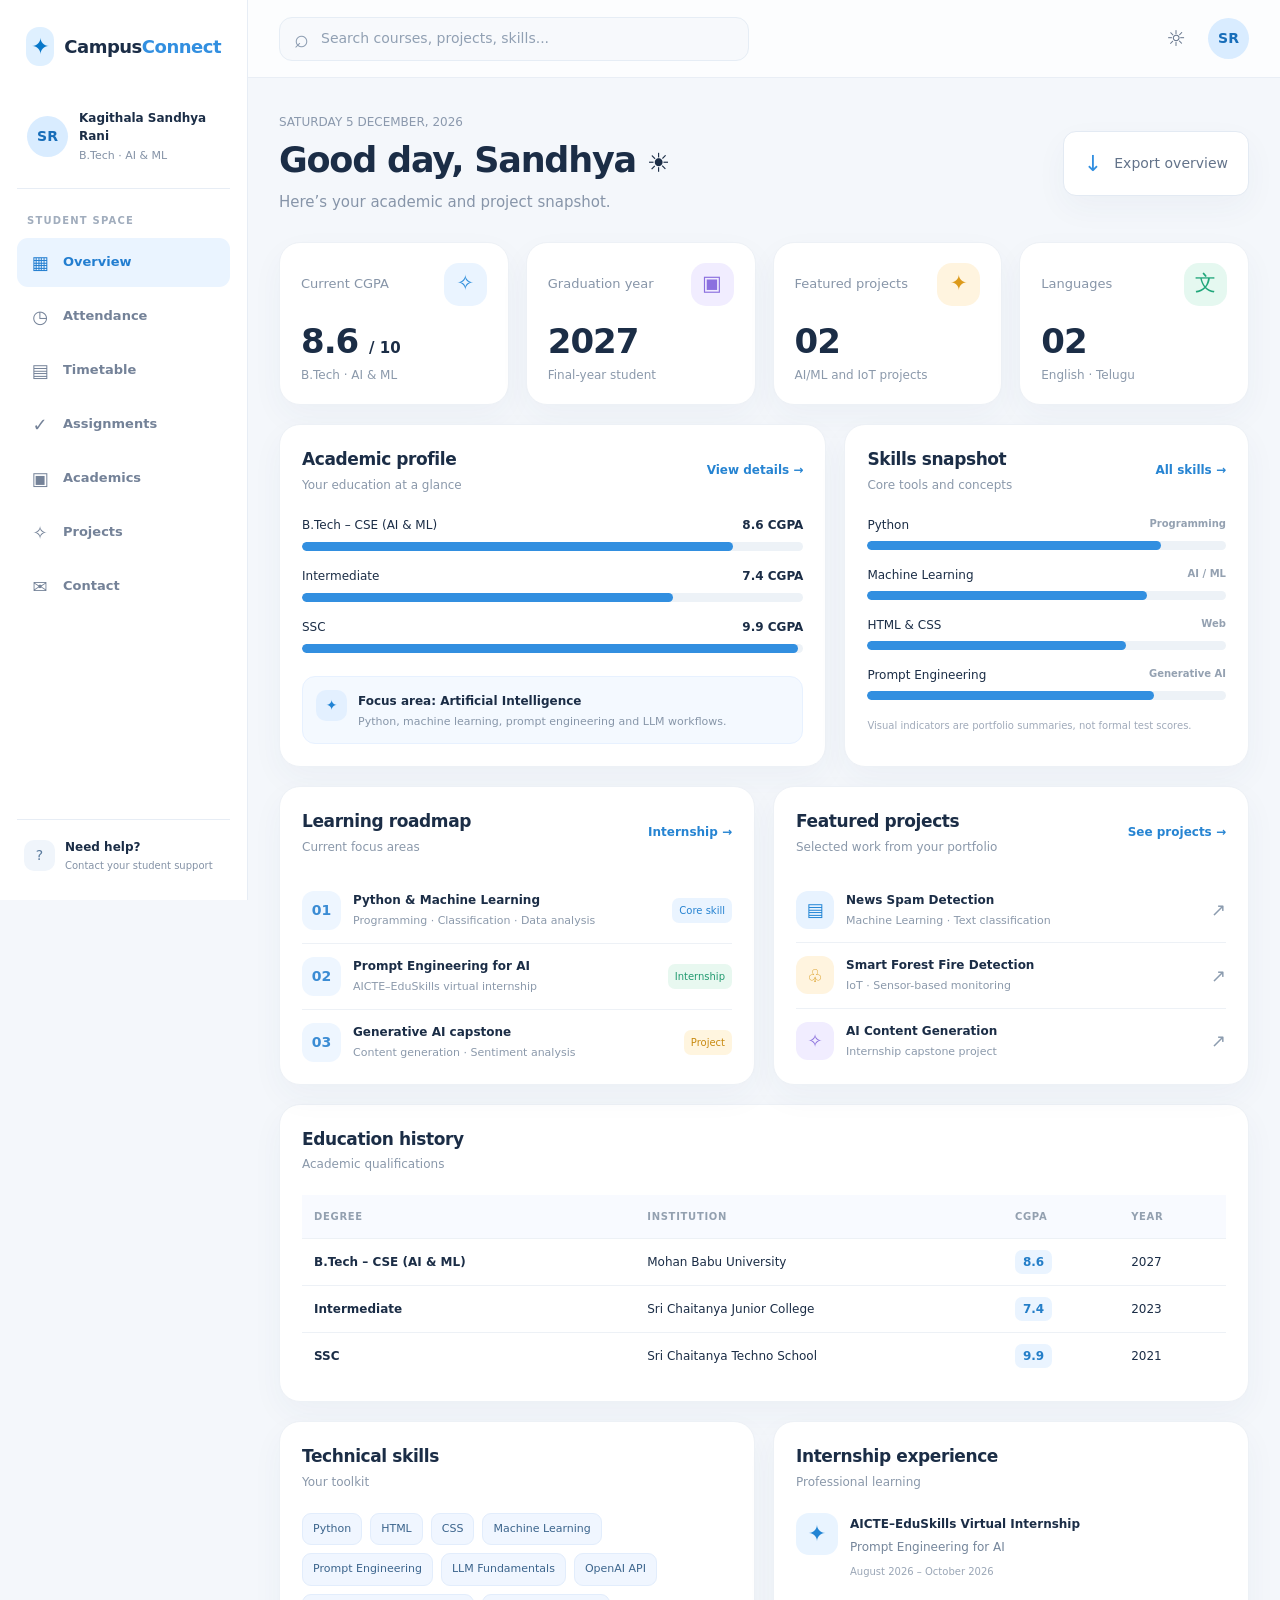
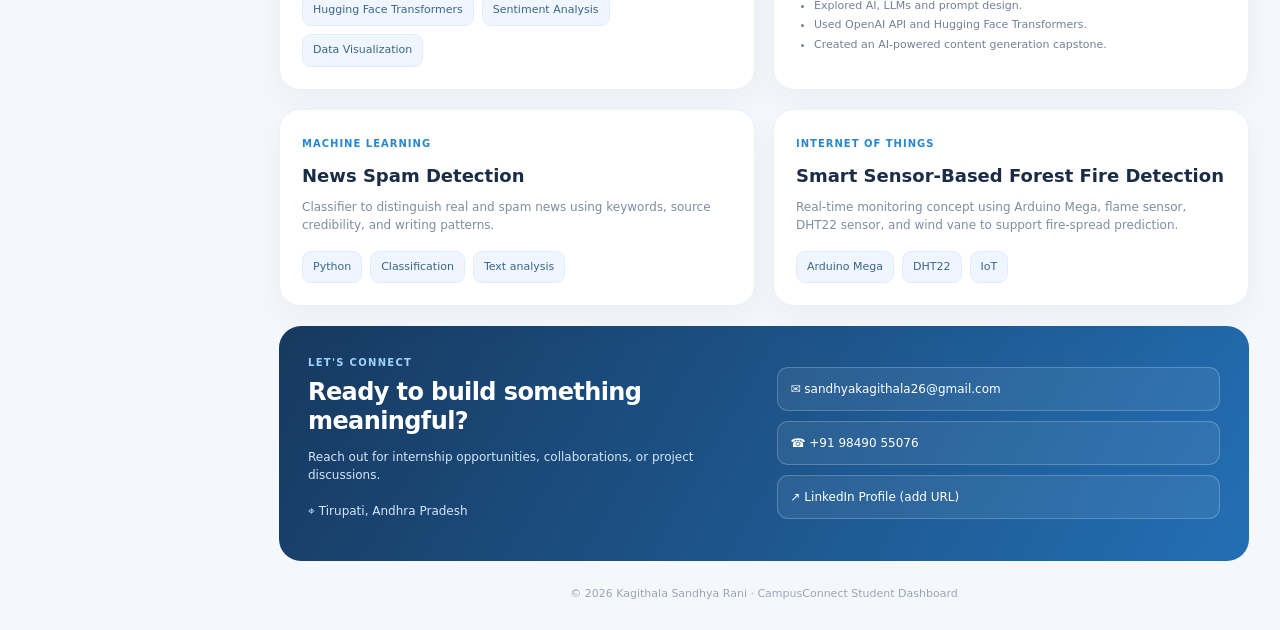
<file: index.html>
<!DOCTYPE html>
<html lang="en">
<head>
  <meta charset="UTF-8">
  <meta name="viewport" content="width=device-width, initial-scale=1.0">
  <meta name="theme-color" content="#f4f7fb">
  <title>CampusConnect | Sandhya Rani</title>
  <link rel="stylesheet" href="style.css">
</head>
<body>
  <div class="app-shell">
    <aside class="sidebar" id="sidebar">
      <a class="brand" href="#overview"><span class="brand-mark">✦</span><span>Campus<span class="brand-blue">Connect</span></span></a>
      <div class="student-mini">
        <div class="avatar small">SR</div>
        <div><strong>Kagithala Sandhya Rani</strong><small>B.Tech · AI & ML</small></div>
      </div>
      <p class="nav-label">STUDENT SPACE</p>
      <nav class="side-nav">
        <a class="active" href="#overview"><span>▦</span> Overview</a>
        <a href="#attendance"><span>◷</span> Attendance</a>
        <a href="#timetable"><span>▤</span> Timetable</a>
        <a href="#assignments"><span>✓</span> Assignments</a>
        <a href="#education"><span>▣</span> Academics</a>
        <a href="#projects"><span>✧</span> Projects</a>
        <a href="#contact"><span>✉</span> Contact</a>
      </nav>
      <div class="sidebar-bottom"><div class="help-icon">?</div><div><strong>Need help?</strong><small>Contact your student support</small></div></div>
    </aside>

    <main class="main">
      <header class="topbar">
        <button class="icon-btn menu-btn" id="menuBtn" aria-label="Toggle menu">☰</button>
        <label class="search"><span>⌕</span><input id="searchInput" type="search" placeholder="Search courses, projects, skills..."></label>
        <div class="top-actions"><button class="icon-btn" id="themeBtn" aria-label="Toggle theme">☼</button><div class="avatar top-avatar">SR</div></div>
      </header>

      <section class="welcome" id="overview">
        <div>
          <p class="date-line" id="todayDate">YOUR STUDENT OVERVIEW</p>
          <h1>Good day, Sandhya <span class="sun">☀️</span></h1>
          <p class="subheading">Here’s your academic and project snapshot.</p>
        </div>
        <button class="export-btn" id="exportBtn"><span>↓</span> Export overview</button>
      </section>

      <section class="stats-grid" aria-label="Student overview statistics">
        <article class="stat-card"><div class="stat-top"><span>Current CGPA</span><span class="stat-icon blue">✧</span></div><div class="stat-value">8.6 <small>/ 10</small></div><p class="stat-note">B.Tech · AI & ML</p></article>
        <article class="stat-card"><div class="stat-top"><span>Graduation year</span><span class="stat-icon violet">▣</span></div><div class="stat-value">2027</div><p class="stat-note">Final-year student</p></article>
        <article class="stat-card"><div class="stat-top"><span>Featured projects</span><span class="stat-icon gold">✦</span></div><div class="stat-value">02</div><p class="stat-note">AI/ML and IoT projects</p></article>
        <article class="stat-card"><div class="stat-top"><span>Languages</span><span class="stat-icon green">文</span></div><div class="stat-value">02</div><p class="stat-note">English · Telugu</p></article>
      </section>

      <section class="content-grid">
        <article class="panel attendance-panel" id="attendance">
          <div class="panel-heading"><div><h2>Academic profile</h2><p>Your education at a glance</p></div><a href="#education">View details →</a></div>
          <div class="profile-progress">
            <div class="progress-title"><span>B.Tech – CSE (AI & ML)</span><strong>8.6 CGPA</strong></div><div class="progress-track"><span style="width:86%"></span></div>
            <div class="progress-title"><span>Intermediate</span><strong>7.4 CGPA</strong></div><div class="progress-track"><span style="width:74%"></span></div>
            <div class="progress-title"><span>SSC</span><strong>9.9 CGPA</strong></div><div class="progress-track"><span style="width:99%"></span></div>
          </div>
          <div class="notice"><span>✦</span><div><strong>Focus area: Artificial Intelligence</strong><p>Python, machine learning, prompt engineering and LLM workflows.</p></div></div>
        </article>

        <article class="panel skills-panel">
          <div class="panel-heading"><div><h2>Skills snapshot</h2><p>Core tools and concepts</p></div><a href="#skills">All skills →</a></div>
          <div class="skill-bars">
            <div><div class="skill-label"><span>Python</span><strong>Programming</strong></div><div class="progress-track"><span style="width:82%"></span></div></div>
            <div><div class="skill-label"><span>Machine Learning</span><strong>AI / ML</strong></div><div class="progress-track"><span style="width:78%"></span></div></div>
            <div><div class="skill-label"><span>HTML & CSS</span><strong>Web</strong></div><div class="progress-track"><span style="width:72%"></span></div></div>
            <div><div class="skill-label"><span>Prompt Engineering</span><strong>Generative AI</strong></div><div class="progress-track"><span style="width:80%"></span></div></div>
          </div>
          <p class="tiny-note">Visual indicators are portfolio summaries, not formal test scores.</p>
        </article>
      </section>

      <section class="content-grid lower-grid">
        <article class="panel timetable-panel" id="timetable">
          <div class="panel-heading"><div><h2>Learning roadmap</h2><p>Current focus areas</p></div><a href="#internship">Internship →</a></div>
          <div class="roadmap-row"><div class="roadmap-date">01</div><div class="roadmap-detail"><strong>Python & Machine Learning</strong><span>Programming · Classification · Data analysis</span></div><span class="status status-blue">Core skill</span></div>
          <div class="roadmap-row"><div class="roadmap-date">02</div><div class="roadmap-detail"><strong>Prompt Engineering for AI</strong><span>AICTE–EduSkills virtual internship</span></div><span class="status status-green">Internship</span></div>
          <div class="roadmap-row"><div class="roadmap-date">03</div><div class="roadmap-detail"><strong>Generative AI capstone</strong><span>Content generation · Sentiment analysis</span></div><span class="status status-gold">Project</span></div>
        </article>
        <article class="panel" id="assignments">
          <div class="panel-heading"><div><h2>Featured projects</h2><p>Selected work from your portfolio</p></div><a href="#projects">See projects →</a></div>
          <div class="assignment-row"><div class="project-symbol blue-bg">▤</div><div class="assignment-info"><strong>News Spam Detection</strong><span>Machine Learning · Text classification</span></div><span class="arrow">↗</span></div>
          <div class="assignment-row"><div class="project-symbol gold-bg">♧</div><div class="assignment-info"><strong>Smart Forest Fire Detection</strong><span>IoT · Sensor-based monitoring</span></div><span class="arrow">↗</span></div>
          <div class="assignment-row"><div class="project-symbol violet-bg">✧</div><div class="assignment-info"><strong>AI Content Generation</strong><span>Internship capstone project</span></div><span class="arrow">↗</span></div>
        </article>
      </section>

      <section class="panel details-panel" id="education">
        <div class="panel-heading"><div><h2>Education history</h2><p>Academic qualifications</p></div></div>
        <div class="table-wrap"><table><thead><tr><th>DEGREE</th><th>INSTITUTION</th><th>CGPA</th><th>YEAR</th></tr></thead><tbody>
          <tr><td><strong>B.Tech – CSE (AI & ML)</strong></td><td>Mohan Babu University</td><td><span class="grade">8.6</span></td><td>2027</td></tr>
          <tr><td><strong>Intermediate</strong></td><td>Sri Chaitanya Junior College</td><td><span class="grade">7.4</span></td><td>2023</td></tr>
          <tr><td><strong>SSC</strong></td><td>Sri Chaitanya Techno School</td><td><span class="grade">9.9</span></td><td>2021</td></tr>
        </tbody></table></div>
      </section>

      <section class="content-grid lower-grid">
        <article class="panel" id="skills"><div class="panel-heading"><div><h2>Technical skills</h2><p>Your toolkit</p></div></div><div class="chip-list"><span>Python</span><span>HTML</span><span>CSS</span><span>Machine Learning</span><span>Prompt Engineering</span><span>LLM Fundamentals</span><span>OpenAI API</span><span>Hugging Face Transformers</span><span>Sentiment Analysis</span><span>Data Visualization</span></div></article>
        <article class="panel" id="internship"><div class="panel-heading"><div><h2>Internship experience</h2><p>Professional learning</p></div></div><div class="internship-card"><div class="internship-mark">✦</div><div><strong>AICTE–EduSkills Virtual Internship</strong><p>Prompt Engineering for AI</p><small>August 2026 – October 2026</small></div></div><ul class="compact-list"><li>Explored AI, LLMs and prompt design.</li><li>Used OpenAI API and Hugging Face Transformers.</li><li>Created an AI-powered content generation capstone.</li></ul></article>
      </section>

      <section class="content-grid lower-grid" id="projects">
        <article class="panel project-card"><span class="project-label">MACHINE LEARNING</span><h2>News Spam Detection</h2><p>Classifier to distinguish real and spam news using keywords, source credibility, and writing patterns.</p><div class="chip-list"><span>Python</span><span>Classification</span><span>Text analysis</span></div></article>
        <article class="panel project-card"><span class="project-label">INTERNET OF THINGS</span><h2>Smart Sensor-Based Forest Fire Detection</h2><p>Real-time monitoring concept using Arduino Mega, flame sensor, DHT22 sensor, and wind vane to support fire-spread prediction.</p><div class="chip-list"><span>Arduino Mega</span><span>DHT22</span><span>IoT</span></div></article>
      </section>

      <section class="contact-panel" id="contact"><div><p class="eyebrow">LET'S CONNECT</p><h2>Ready to build something meaningful?</h2><p>Reach out for internship opportunities, collaborations, or project discussions.</p><p class="location">⌖ Tirupati, Andhra Pradesh</p></div><div class="contact-links"><a href="mailto:sandhyakagithala26@gmail.com">✉ sandhyakagithala26@gmail.com</a><a href="tel:+919849055076">☎ +91 98490 55076</a><a href="#" id="linkedinLink">↗ LinkedIn Profile (add URL)</a></div></section>
      <footer>© <span id="year"></span> Kagithala Sandhya Rani · CampusConnect Student Dashboard</footer>
    </main>
  </div>
  <div class="toast" id="toast" role="status"></div>
  <script src="script.js"></script>
</body>
</html>
</file>
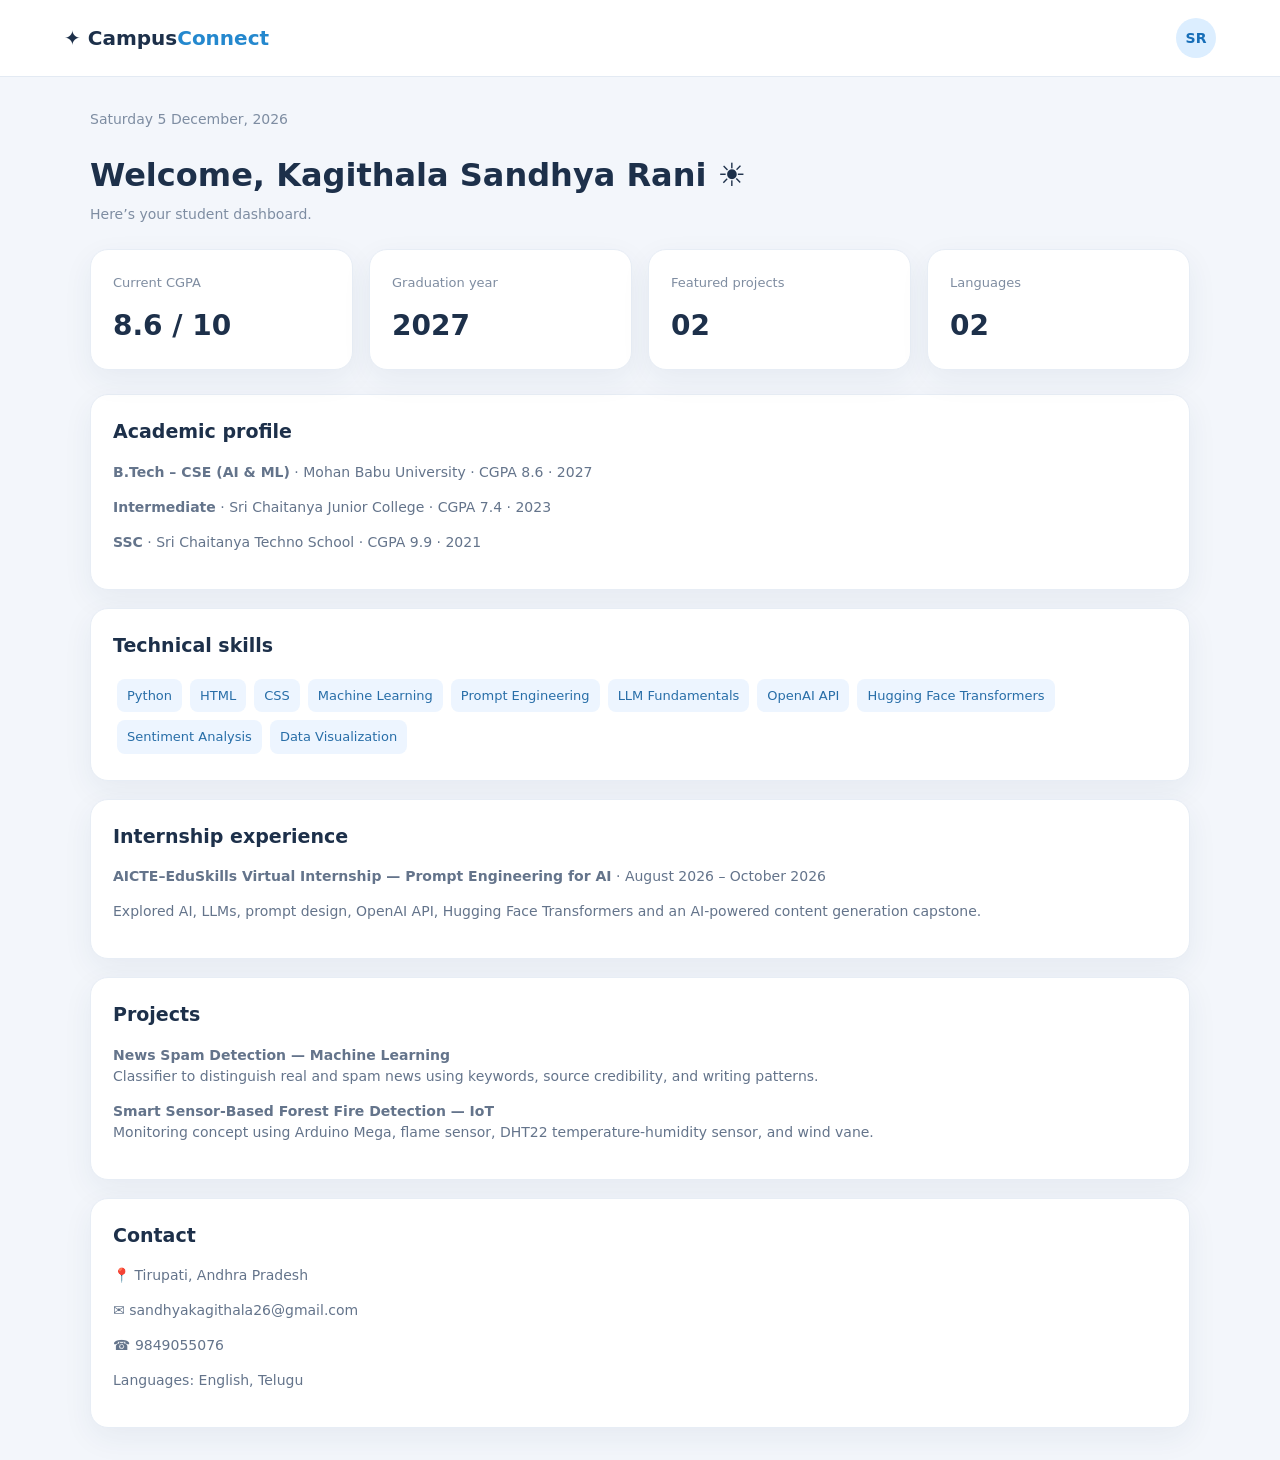
<file: dashboard.html>
<!DOCTYPE html>
<html lang="en">
<head><meta charset="UTF-8"><meta name="viewport" content="width=device-width, initial-scale=1.0"><title>CampusConnect | Sandhya Rani</title><link rel="stylesheet" href="style.css"><style>
body.dash{background:#f3f6fb;color:#1d304a}.dash-header{background:#fff;padding:18px 5%;display:flex;justify-content:space-between;align-items:center;border-bottom:1px solid #e3eaf3}.dash-brand{font-weight:850;font-size:20px}.dash-brand span{color:#2488ce}.profile{background:#dceeff;color:#176eb8;border-radius:50%;width:40px;height:40px;display:grid;place-items:center;font-weight:800}.dash-main{width:min(1100px,92%);margin:32px auto}.dash-main h1{font-size:32px;margin-bottom:5px}.dash-main .muted{color:#7e8da2;margin-top:0}.tiles{display:grid;grid-template-columns:repeat(4,1fr);gap:16px;margin:24px 0}.tile,.box{background:white;border:1px solid #e7edf5;border-radius:18px;padding:22px;box-shadow:0 10px 30px #243f6410}.tile span{color:#7f8da1;font-size:13px}.tile strong{display:block;font-size:28px;margin-top:12px}.box{margin-top:18px}.box h2{font-size:19px;margin-top:0}.box p{color:#64748b}.tag{display:inline-block;background:#edf5ff;color:#286ea8;border-radius:8px;padding:7px 10px;margin:4px;font-size:13px}@media(max-width:700px){.tiles{grid-template-columns:repeat(2,1fr)}.dash-main h1{font-size:27px}.tile,.box{padding:17px}}@media(max-width:380px){.tiles{gap:9px}.tile{padding:12px}.tile strong{font-size:23px}}
</style></head>
<body class="dash">
<header class="dash-header"><div class="dash-brand">✦ Campus<span>Connect</span></div><div class="profile">SR</div></header>
<main class="dash-main"><p class="muted" id="date"></p><h1>Welcome, Kagithala Sandhya Rani ☀️</h1><p class="muted">Here’s your student dashboard.</p>
<div class="tiles"><article class="tile"><span>Current CGPA</span><strong>8.6 / 10</strong></article><article class="tile"><span>Graduation year</span><strong>2027</strong></article><article class="tile"><span>Featured projects</span><strong>02</strong></article><article class="tile"><span>Languages</span><strong>02</strong></article></div>
<section class="box"><h2>Academic profile</h2><p><b>B.Tech – CSE (AI & ML)</b> · Mohan Babu University · CGPA 8.6 · 2027</p><p><b>Intermediate</b> · Sri Chaitanya Junior College · CGPA 7.4 · 2023</p><p><b>SSC</b> · Sri Chaitanya Techno School · CGPA 9.9 · 2021</p></section>
<section class="box"><h2>Technical skills</h2><span class="tag">Python</span><span class="tag">HTML</span><span class="tag">CSS</span><span class="tag">Machine Learning</span><span class="tag">Prompt Engineering</span><span class="tag">LLM Fundamentals</span><span class="tag">OpenAI API</span><span class="tag">Hugging Face Transformers</span><span class="tag">Sentiment Analysis</span><span class="tag">Data Visualization</span></section>
<section class="box"><h2>Internship experience</h2><p><b>AICTE–EduSkills Virtual Internship — Prompt Engineering for AI</b> · August 2026 – October 2026</p><p>Explored AI, LLMs, prompt design, OpenAI API, Hugging Face Transformers and an AI-powered content generation capstone.</p></section>
<section class="box"><h2>Projects</h2><p><b>News Spam Detection — Machine Learning</b><br>Classifier to distinguish real and spam news using keywords, source credibility, and writing patterns.</p><p><b>Smart Sensor-Based Forest Fire Detection — IoT</b><br>Monitoring concept using Arduino Mega, flame sensor, DHT22 temperature-humidity sensor, and wind vane.</p></section>
<section class="box"><h2>Contact</h2><p>📍 Tirupati, Andhra Pradesh</p><p>✉ <a href="mailto:sandhyakagithala26@gmail.com">sandhyakagithala26@gmail.com</a></p><p>☎ <a href="tel:+919849055076">9849055076</a></p><p>Languages: English, Telugu</p></section>
</main><script>document.getElementById('date').textContent=new Intl.DateTimeFormat('en-IN',{weekday:'long',month:'long',day:'numeric',year:'numeric'}).format(new Date());</script></body></html>
</file>
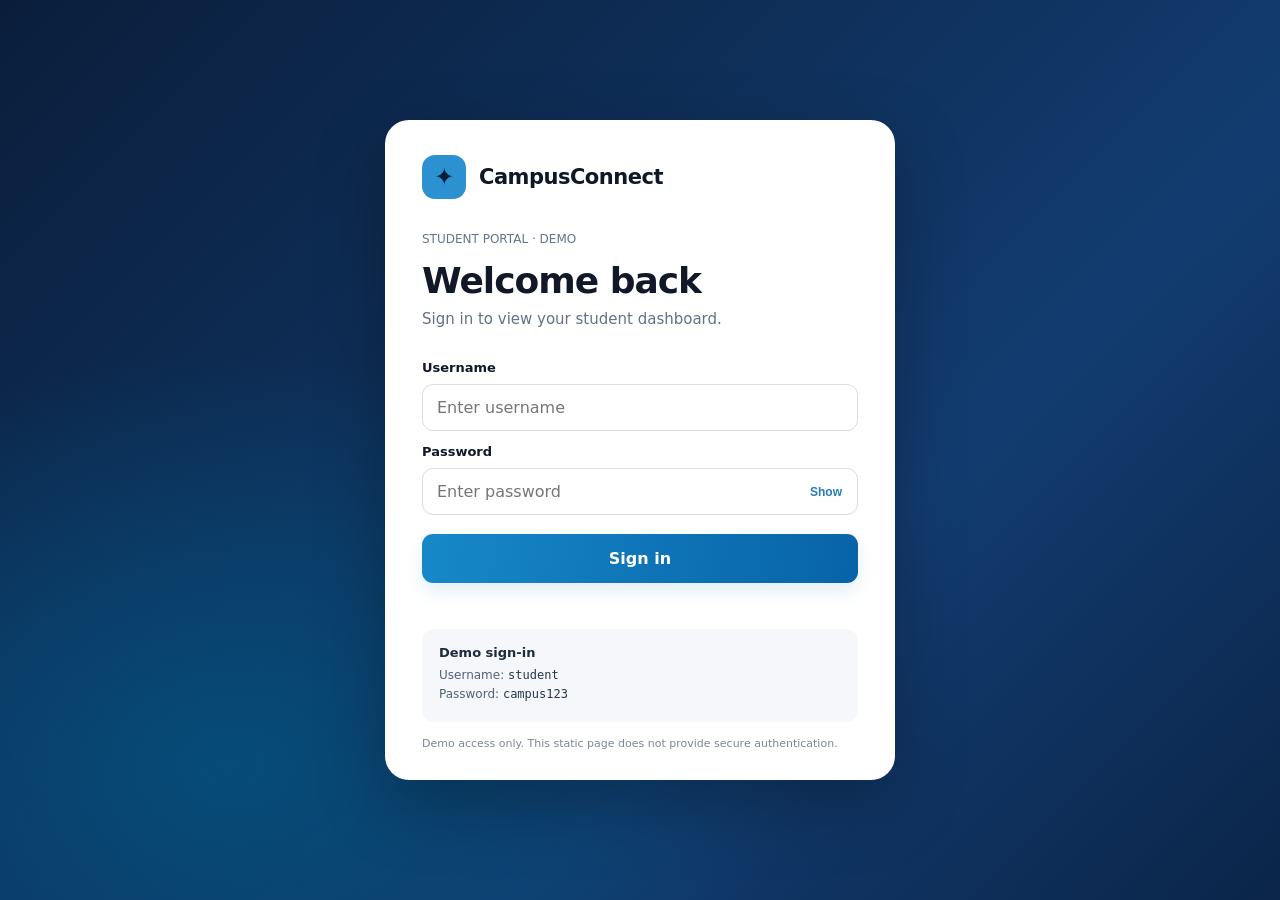
<file: index(2).html>
<!DOCTYPE html>
<html lang="en">
<head>
<meta charset="UTF-8">
<meta name="viewport" content="width=device-width, initial-scale=1.0">
<meta name="theme-color" content="#0b2444">
<title>CampusConnect | Sandhya Rani</title>
<style>

*{box-sizing:border-box}
:root{--blue:#278fdd;--navy:#172b45;--muted:#8190a4;--page:#f4f7fb;--panel:#fff;--line:#e6edf5;--text:#24364d;--shadow:0 8px 28px rgba(31,57,89,.06)}
body{margin:0;font-family:Inter,system-ui,-apple-system,"Segoe UI",sans-serif;color:#111827}
.hidden{display:none!important}
/* Login screen */
.login-page{min-height:100vh;display:grid;place-items:center;padding:28px 16px;background:radial-gradient(ellipse at 18% 85%,#064c79 0,transparent 38%),linear-gradient(135deg,#0a1e3b,#123c70 65%,#0b2549)}
.login-card{width:min(100%,510px);background:#fff;border:1px solid #ffffffb3;border-radius:24px;padding:34px 36px 29px;box-shadow:0 24px 70px #0004}
.brand{display:flex;align-items:center;gap:13px;margin-bottom:33px;color:#101827;font-size:21px;font-weight:850;letter-spacing:-.5px;text-decoration:none}
.brand-icon{width:44px;height:44px;border-radius:13px;background:#2b91d0;color:#071d38;display:grid;place-items:center;font-size:24px}
.eyebrow{color:#67758a;font-size:12px;margin:0 0 14px}
.login-card h1{font-size:36px;letter-spacing:-1px;margin:0 0 9px;line-height:1.15}
.intro{color:#667085;font-size:15px;margin:0 0 28px}
.login-card form{display:grid;gap:9px}.login-card label{font-size:13px;font-weight:750;margin-top:4px}
.login-card input{width:100%;height:47px;border:1px solid #d7dee8;border-radius:11px;padding:0 14px;color:#182338;font:inherit;outline:none;background:#fff}
.login-card input:focus{border-color:#2589d1;box-shadow:0 0 0 3px #2589d11c}
.password-wrap{position:relative}.password-wrap input{padding-right:64px}
.show-password{position:absolute;right:10px;top:50%;transform:translateY(-50%);border:0;background:transparent;color:#277db8;font-size:12px;font-weight:750;cursor:pointer}
.submit-btn{margin-top:10px;width:100%;height:49px;border:0;border-radius:11px;background:linear-gradient(100deg,#1688c8,#0863a8);color:#fff;font:inherit;font-weight:750;cursor:pointer;box-shadow:0 8px 17px #0877b51e}
.demo-box{background:#f5f7fa;border-radius:12px;padding:16px 17px;margin-top:25px;font-size:12px;color:#526176}
.demo-box strong{display:block;color:#202b3b;font-size:13px;margin-bottom:8px}.demo-box p{margin:5px 0}
.demo-box code{font-family:ui-monospace,SFMono-Regular,Consolas,monospace;color:#27374d}
.disclaimer{font-size:11px;color:#7c8797;margin:15px 0 0}.message{margin:12px 0 0;font-size:12px;color:#bd3030}.message.success{color:#13784a}
/* Dashboard layout */
#portfolioPage{background:var(--page);min-height:100vh;color:var(--text)}
.app-shell{display:flex;min-height:100vh}
.sidebar{width:245px;flex:0 0 245px;background:#fff;border-right:1px solid var(--line);padding:25px 16px;display:flex;flex-direction:column;min-height:100vh;position:sticky;top:0;height:100vh;z-index:10}
.sidebar .brand{font-size:19px;margin:0 0 30px;padding:0 8px}
.brand-blue{color:var(--blue)}
.student-mini{display:flex;gap:11px;align-items:center;padding:12px 8px 23px;border-bottom:1px solid var(--line)}
.student-mini strong{display:block;font-size:12px;line-height:1.4}.student-mini small{display:block;color:var(--muted);font-size:11px;margin-top:4px}
.avatar{display:grid;place-items:center;border-radius:50%;background:#dceeff;color:#176eb8;font-weight:800;flex-shrink:0}
.avatar.small{width:39px;height:39px;font-size:13px}.top-avatar{width:40px;height:40px}
.nav-label{font-size:10px;letter-spacing:1.2px;color:#9aa6b6;font-weight:800;margin:25px 10px 10px}
.side-nav{display:grid;gap:5px}.side-nav a{display:flex;gap:12px;align-items:center;text-decoration:none;color:#66758a;padding:12px;border-radius:10px;font-size:13px;font-weight:650}
.side-nav a span{width:18px;text-align:center;font-size:17px}.side-nav a:hover,.side-nav a.active{background:#eaf4ff;color:#187dc3}
.sidebar-bottom{margin-top:auto;display:flex;gap:10px;align-items:center;background:#f6f9fc;border-radius:12px;padding:13px 10px}
.help-icon{border-radius:50%;width:28px;height:28px;display:grid;place-items:center;background:#e4f0fc;color:#278fdd;font-weight:800}
.sidebar-bottom strong{display:block;font-size:11px}.sidebar-bottom small{display:block;color:var(--muted);font-size:10px;margin-top:4px}
.main{min-width:0;flex:1;padding:0 30px 24px}
.topbar{height:76px;display:flex;align-items:center;gap:17px;border-bottom:1px solid var(--line);margin:0 -30px;padding:0 30px;background:rgba(255,255,255,.88)}
.icon-btn{border:0;background:transparent;color:#61748b;font-size:22px;cursor:pointer;border-radius:9px;width:39px;height:39px}
.icon-btn:hover{background:#edf4fb}.menu-btn{display:none}
.search{display:flex;align-items:center;gap:10px;background:#f6f8fb;border:1px solid #e3eaf3;border-radius:12px;padding:0 13px;height:43px;max-width:500px;flex:1;color:#91a0b2}
.search input{border:0;outline:0;background:transparent;width:100%;font:inherit;color:var(--text);font-size:13px}
.top-actions{margin-left:auto;display:flex;align-items:center;gap:16px}
.welcome{display:flex;justify-content:space-between;align-items:center;gap:20px;padding:30px 0 25px}
.date-line{font-size:12px;color:#8795a8;margin:0 0 9px}.welcome h1{font-size:clamp(24px,3vw,34px);letter-spacing:-1px;color:var(--navy);margin:0 0 8px}
.sun{font-size:25px}.subheading{margin:0;color:#8795a8;font-size:14px}
.export-btn{border:1px solid #e1e8f0;border-radius:12px;background:#fff;padding:13px 17px;color:#596a80;font:inherit;font-size:13px;cursor:pointer;white-space:nowrap}.export-btn span{font-size:19px;margin-right:8px}
.stats-grid{display:grid;grid-template-columns:repeat(4,minmax(0,1fr));gap:16px;margin-bottom:18px}
.stat-card,.panel{background:var(--panel);border:1px solid var(--line);border-radius:17px;box-shadow:var(--shadow)}
.stat-card{padding:19px}.stat-top{display:flex;justify-content:space-between;align-items:center;color:#8190a4;font-size:12px;gap:8px}
.stat-icon{width:38px;height:38px;border-radius:12px;display:grid;place-items:center;font-size:20px}
.blue{color:#278fdd}.violet{color:#7b73dc}.gold{color:#c58a23}.green{color:#29966c}
.stat-icon.blue{background:#eaf4ff}.stat-icon.violet{background:#f0efff}.stat-icon.gold{background:#fff5df}.stat-icon.green{background:#e8f8f0}
.stat-value{font-size:30px;font-weight:800;letter-spacing:-.7px;color:#1e3048;margin:12px 0 4px}.stat-value small{font-size:13px;letter-spacing:0;font-weight:650}
.stat-note{font-size:11px;color:#94a0af;margin:0}
.content-grid{display:grid;grid-template-columns:1.05fr .95fr;gap:18px;margin-bottom:18px}
.lower-grid{grid-template-columns:1fr 1fr}
.panel{padding:21px;min-width:0}
.panel-heading{display:flex;justify-content:space-between;align-items:flex-start;gap:12px;margin-bottom:20px}
.panel-heading h2,.project-card h2{font-size:17px;letter-spacing:-.25px;margin:0 0 5px;color:#24364d}
.panel-heading p{margin:0;font-size:12px;color:#8b99ab}
.panel-heading>a{font-size:12px;color:#278fdd;text-decoration:none;white-space:nowrap;font-weight:700}
.progress-title{display:flex;justify-content:space-between;gap:12px;font-size:12px;margin:17px 0 8px}.progress-title strong{white-space:nowrap}
.progress-track{height:7px;border-radius:10px;background:#edf2f7;overflow:hidden}.progress-track span{display:block;height:100%;border-radius:10px;background:#368fdf}
.notice{display:flex;gap:12px;background:#f2f8ff;border:1px solid #e4f0fc;border-radius:12px;padding:13px;margin-top:23px}.notice>span{color:#278fdd;font-size:20px}.notice strong{font-size:12px}.notice p{font-size:11px;line-height:1.5;color:#8190a4;margin:5px 0 0}
.skill-bars{display:grid;gap:17px}.skill-label{display:flex;justify-content:space-between;gap:10px;font-size:12px;margin-bottom:8px}.skill-label strong{font-size:10px;color:#8997a9}
.tiny-note{font-size:10px;color:#98a4b3;line-height:1.5;margin:18px 0 0}
.roadmap-row,.assignment-row{display:flex;align-items:center;gap:12px;padding:13px 0;border-top:1px solid #edf1f6}.roadmap-date{width:34px;height:34px;border-radius:10px;background:#eaf4ff;color:#278fdd;display:grid;place-items:center;font-size:12px;font-weight:800;flex-shrink:0}
.roadmap-detail,.assignment-info{min-width:0;flex:1}.roadmap-detail strong,.assignment-info strong{display:block;font-size:12px;line-height:1.4}.roadmap-detail span,.assignment-info span{display:block;font-size:10px;color:#8b99ab;margin-top:4px;line-height:1.5}
.status{font-size:9px;font-weight:800;padding:6px 7px;border-radius:7px;white-space:nowrap}.status-blue{background:#eaf4ff;color:#277fbd}.status-green{background:#e8f8f0;color:#22865e}.status-gold{background:#fff4dd;color:#a8771d}
.project-symbol{width:35px;height:35px;border-radius:10px;display:grid;place-items:center;flex-shrink:0}.blue-bg{background:#eaf4ff;color:#278fdd}.gold-bg{background:#fff5df;color:#c58a23}.violet-bg{background:#f0efff;color:#7b73dc}.arrow{color:#9aa8b8}
.details-panel{margin-bottom:18px}.table-wrap{overflow-x:auto}table{border-collapse:collapse;width:100%;min-width:520px;font-size:12px}th{background:#f5f8fc;color:#8795a7;font-size:10px;letter-spacing:.5px;text-align:left}td,th{padding:14px 13px;border-bottom:1px solid #edf1f6}td{color:#607086}td strong{color:#304158}.grade{background:#e9f4ff;color:#227dbd;padding:5px 8px;border-radius:7px;font-weight:800}
.chip-list{display:flex;flex-wrap:wrap;gap:8px}.chip-list span{background:#f1f7fd;color:#417da9;border:1px solid #e5f0fa;border-radius:8px;padding:7px 10px;font-size:11px}
.internship-card{display:flex;gap:12px;align-items:flex-start}.internship-mark{width:39px;height:39px;border-radius:12px;display:grid;place-items:center;background:#eaf4ff;color:#278fdd;flex-shrink:0}
.internship-card strong{font-size:12px;line-height:1.5}.internship-card p{font-size:12px;color:#77879b;margin:5px 0}.internship-card small{font-size:10px;color:#9aa6b5}
.compact-list{padding-left:18px;color:#75859a;font-size:11px;line-height:1.8}
.project-card{padding:22px}.project-label{font-size:9px;letter-spacing:1px;color:#278fdd;font-weight:850}.project-card h2{font-size:17px;margin-top:10px}.project-card p{font-size:12px;line-height:1.7;color:#7b899c}
.contact-panel{display:flex;justify-content:space-between;align-items:center;gap:24px;padding:27px;border-radius:17px;background:linear-gradient(120deg,#e8f4ff,#f4f8ff);border:1px solid #dcecfb}
.contact-panel .eyebrow{color:#278fdd;letter-spacing:1.2px;font-weight:800;font-size:10px}.contact-panel h2{font-size:20px;margin:0 0 8px;color:#213650}.contact-panel p{font-size:12px;color:#77889d;line-height:1.6}.contact-panel .location{margin-bottom:0}
.contact-links{display:grid;gap:11px;min-width:245px}.contact-links a{font-size:12px;color:#277fb9;text-decoration:none;overflow-wrap:anywhere}
.main footer{text-align:center;color:#9aa6b5;font-size:11px;padding:23px 0 0}
.toast{position:fixed;bottom:20px;right:20px;background:#172b45;color:#fff;padding:12px 17px;border-radius:10px;font-size:12px;box-shadow:var(--shadow);display:none;z-index:50}.toast.show{display:block}
body.dark{--page:#101a29;--panel:#172437;--line:#29384b;--text:#e5edf7;--navy:#eef5ff;--muted:#a7b5c8;background:#101a29;color:#e5edf7}
body.dark .sidebar,body.dark .topbar,body.dark .stat-card,body.dark .panel,body.dark .export-btn{background:#172437;color:#e5edf7}
body.dark .student-mini strong,body.dark .panel-heading h2,body.dark .project-card h2,body.dark .stat-value,body.dark td strong{color:#e5edf7}
body.dark .search,body.dark .sidebar-bottom,body.dark th{background:#1e2d42}
body.dark .search input{color:#e5edf7}
@media(max-width:1050px){.sidebar{width:220px;flex-basis:220px}.main{padding:0 22px 22px}.topbar{margin:0 -22px;padding:0 22px}.stats-grid{grid-template-columns:repeat(2,minmax(0,1fr))}.content-grid{grid-template-columns:1fr}.contact-panel{align-items:flex-start;flex-direction:column}.contact-links{min-width:0}}
@media(max-width:720px){.sidebar{position:fixed;left:-260px;top:0;height:100dvh;transition:left .22s;box-shadow:0 12px 35px #10223b25}.sidebar.open{left:0}.menu-btn{display:block}.main{padding:0 14px 18px}.topbar{height:65px;margin:0 -14px;padding:0 14px;gap:8px}.search{height:40px}.top-actions{gap:6px}.welcome{padding:24px 0 20px;align-items:flex-start;flex-direction:column}.export-btn{padding:10px 13px}.stats-grid{gap:10px}.stat-card{padding:14px}.stat-value{font-size:26px}.panel{padding:16px}.lower-grid{grid-template-columns:1fr}.contact-panel{padding:20px}.contact-panel h2{font-size:18px}}
@media(max-width:390px){.stats-grid{grid-template-columns:1fr 1fr}.stat-top{font-size:10px}.stat-icon{width:30px;height:30px}.stat-value{font-size:23px}.stat-note{font-size:10px}.welcome h1{font-size:24px}.panel-heading h2{font-size:15px}.status{display:none}}
@media(max-width:480px){.login-card{padding:27px 22px 23px;border-radius:20px}.brand{margin-bottom:28px;font-size:19px}.login-card h1{font-size:32px}.intro{font-size:14px}}

</style>
</head>
<body>
<section id="loginPage" class="login-page">
  <main class="login-card">
    <div class="brand"><span class="brand-icon">✦</span><span>CampusConnect</span></div>
    <p class="eyebrow">STUDENT PORTAL · DEMO</p>
    <h1>Welcome back</h1>
    <p class="intro">Sign in to view your student dashboard.</p>
    <form id="loginForm">
      <label for="username">Username</label>
      <input id="username" name="username" type="text" placeholder="Enter username" autocomplete="username" required>
      <label for="password">Password</label>
      <div class="password-wrap">
        <input id="password" name="password" type="password" placeholder="Enter password" autocomplete="current-password" required>
        <button type="button" id="togglePassword" class="show-password">Show</button>
      </div>
      <button class="submit-btn" type="submit">Sign in</button>
      <p id="message" class="message" role="status"></p>
    </form>
    <aside class="demo-box">
      <strong>Demo sign-in</strong>
      <p>Username: <code>student</code></p>
      <p>Password: <code>campus123</code></p>
    </aside>
    <p class="disclaimer">Demo access only. This static page does not provide secure authentication.</p>
  </main>
</section>
<section id="portfolioPage" class="hidden">
  <div class="app-shell">
    <aside class="sidebar" id="sidebar">
      <a class="brand" href="#overview"><span class="brand-mark">✦</span><span>Campus<span class="brand-blue">Connect</span></span></a>
      <div class="student-mini">
        <div class="avatar small">SR</div>
        <div><strong>Kagithala Sandhya Rani</strong><small>B.Tech · AI & ML</small></div>
      </div>
      <p class="nav-label">STUDENT SPACE</p>
      <nav class="side-nav">
        <a class="active" href="#overview"><span>▦</span> Overview</a>
        <a href="#attendance"><span>◷</span> Attendance</a>
        <a href="#timetable"><span>▤</span> Timetable</a>
        <a href="#assignments"><span>✓</span> Assignments</a>
        <a href="#education"><span>▣</span> Academics</a>
        <a href="#projects"><span>✧</span> Projects</a>
        <a href="#contact"><span>✉</span> Contact</a>
      </nav>
      <div class="sidebar-bottom"><div class="help-icon">?</div><div><strong>Need help?</strong><small>Contact your student support</small></div></div>
    </aside>

    <main class="main">
      <header class="topbar">
        <button class="icon-btn menu-btn" id="menuBtn" aria-label="Toggle menu">☰</button>
        <label class="search"><span>⌕</span><input id="searchInput" type="search" placeholder="Search courses, projects, skills..."></label>
        <div class="top-actions"><button class="icon-btn" id="themeBtn" aria-label="Toggle theme">☼</button><div class="avatar top-avatar">SR</div></div>
      </header>

      <section class="welcome" id="overview">
        <div>
          <p class="date-line" id="todayDate">YOUR STUDENT OVERVIEW</p>
          <h1>Good day, Sandhya <span class="sun">☀️</span></h1>
          <p class="subheading">Here’s your academic and project snapshot.</p>
        </div>
        <button class="export-btn" id="exportBtn"><span>↓</span> Export overview</button>
      </section>

      <section class="stats-grid" aria-label="Student overview statistics">
        <article class="stat-card"><div class="stat-top"><span>Current CGPA</span><span class="stat-icon blue">✧</span></div><div class="stat-value">8.6 <small>/ 10</small></div><p class="stat-note">B.Tech · AI & ML</p></article>
        <article class="stat-card"><div class="stat-top"><span>Graduation year</span><span class="stat-icon violet">▣</span></div><div class="stat-value">2027</div><p class="stat-note">Final-year student</p></article>
        <article class="stat-card"><div class="stat-top"><span>Featured projects</span><span class="stat-icon gold">✦</span></div><div class="stat-value">02</div><p class="stat-note">AI/ML and IoT projects</p></article>
        <article class="stat-card"><div class="stat-top"><span>Languages</span><span class="stat-icon green">文</span></div><div class="stat-value">02</div><p class="stat-note">English · Telugu</p></article>
      </section>

      <section class="content-grid">
        <article class="panel attendance-panel" id="attendance">
          <div class="panel-heading"><div><h2>Academic profile</h2><p>Your education at a glance</p></div><a href="#education">View details →</a></div>
          <div class="profile-progress">
            <div class="progress-title"><span>B.Tech – CSE (AI & ML)</span><strong>8.6 CGPA</strong></div><div class="progress-track"><span style="width:86%"></span></div>
            <div class="progress-title"><span>Intermediate</span><strong>7.4 CGPA</strong></div><div class="progress-track"><span style="width:74%"></span></div>
            <div class="progress-title"><span>SSC</span><strong>9.9 CGPA</strong></div><div class="progress-track"><span style="width:99%"></span></div>
          </div>
          <div class="notice"><span>✦</span><div><strong>Focus area: Artificial Intelligence</strong><p>Python, machine learning, prompt engineering and LLM workflows.</p></div></div>
        </article>

        <article class="panel skills-panel">
          <div class="panel-heading"><div><h2>Skills snapshot</h2><p>Core tools and concepts</p></div><a href="#skills">All skills →</a></div>
          <div class="skill-bars">
            <div><div class="skill-label"><span>Python</span><strong>Programming</strong></div><div class="progress-track"><span style="width:82%"></span></div></div>
            <div><div class="skill-label"><span>Machine Learning</span><strong>AI / ML</strong></div><div class="progress-track"><span style="width:78%"></span></div></div>
            <div><div class="skill-label"><span>HTML & CSS</span><strong>Web</strong></div><div class="progress-track"><span style="width:72%"></span></div></div>
            <div><div class="skill-label"><span>Prompt Engineering</span><strong>Generative AI</strong></div><div class="progress-track"><span style="width:80%"></span></div></div>
          </div>
          <p class="tiny-note">Visual indicators are portfolio summaries, not formal test scores.</p>
        </article>
      </section>

      <section class="content-grid lower-grid">
        <article class="panel timetable-panel" id="timetable">
          <div class="panel-heading"><div><h2>Learning roadmap</h2><p>Current focus areas</p></div><a href="#internship">Internship →</a></div>
          <div class="roadmap-row"><div class="roadmap-date">01</div><div class="roadmap-detail"><strong>Python & Machine Learning</strong><span>Programming · Classification · Data analysis</span></div><span class="status status-blue">Core skill</span></div>
          <div class="roadmap-row"><div class="roadmap-date">02</div><div class="roadmap-detail"><strong>Prompt Engineering for AI</strong><span>AICTE–EduSkills virtual internship</span></div><span class="status status-green">Internship</span></div>
          <div class="roadmap-row"><div class="roadmap-date">03</div><div class="roadmap-detail"><strong>Generative AI capstone</strong><span>Content generation · Sentiment analysis</span></div><span class="status status-gold">Project</span></div>
        </article>
        <article class="panel" id="assignments">
          <div class="panel-heading"><div><h2>Featured projects</h2><p>Selected work from your portfolio</p></div><a href="#projects">See projects →</a></div>
          <div class="assignment-row"><div class="project-symbol blue-bg">▤</div><div class="assignment-info"><strong>News Spam Detection</strong><span>Machine Learning · Text classification</span></div><span class="arrow">↗</span></div>
          <div class="assignment-row"><div class="project-symbol gold-bg">♧</div><div class="assignment-info"><strong>Smart Forest Fire Detection</strong><span>IoT · Sensor-based monitoring</span></div><span class="arrow">↗</span></div>
          <div class="assignment-row"><div class="project-symbol violet-bg">✧</div><div class="assignment-info"><strong>AI Content Generation</strong><span>Internship capstone project</span></div><span class="arrow">↗</span></div>
        </article>
      </section>

      <section class="panel details-panel" id="education">
        <div class="panel-heading"><div><h2>Education history</h2><p>Academic qualifications</p></div></div>
        <div class="table-wrap"><table><thead><tr><th>DEGREE</th><th>INSTITUTION</th><th>CGPA</th><th>YEAR</th></tr></thead><tbody>
          <tr><td><strong>B.Tech – CSE (AI & ML)</strong></td><td>Mohan Babu University</td><td><span class="grade">8.6</span></td><td>2027</td></tr>
          <tr><td><strong>Intermediate</strong></td><td>Sri Chaitanya Junior College</td><td><span class="grade">7.4</span></td><td>2023</td></tr>
          <tr><td><strong>SSC</strong></td><td>Sri Chaitanya Techno School</td><td><span class="grade">9.9</span></td><td>2021</td></tr>
        </tbody></table></div>
      </section>

      <section class="content-grid lower-grid">
        <article class="panel" id="skills"><div class="panel-heading"><div><h2>Technical skills</h2><p>Your toolkit</p></div></div><div class="chip-list"><span>Python</span><span>HTML</span><span>CSS</span><span>Machine Learning</span><span>Prompt Engineering</span><span>LLM Fundamentals</span><span>OpenAI API</span><span>Hugging Face Transformers</span><span>Sentiment Analysis</span><span>Data Visualization</span></div></article>
        <article class="panel" id="internship"><div class="panel-heading"><div><h2>Internship experience</h2><p>Professional learning</p></div></div><div class="internship-card"><div class="internship-mark">✦</div><div><strong>AICTE–EduSkills Virtual Internship</strong><p>Prompt Engineering for AI</p><small>August 2026 – October 2026</small></div></div><ul class="compact-list"><li>Explored AI, LLMs and prompt design.</li><li>Used OpenAI API and Hugging Face Transformers.</li><li>Created an AI-powered content generation capstone.</li></ul></article>
      </section>

      <section class="content-grid lower-grid" id="projects">
        <article class="panel project-card"><span class="project-label">MACHINE LEARNING</span><h2>News Spam Detection</h2><p>Classifier to distinguish real and spam news using keywords, source credibility, and writing patterns.</p><div class="chip-list"><span>Python</span><span>Classification</span><span>Text analysis</span></div></article>
        <article class="panel project-card"><span class="project-label">INTERNET OF THINGS</span><h2>Smart Sensor-Based Forest Fire Detection</h2><p>Real-time monitoring concept using Arduino Mega, flame sensor, DHT22 sensor, and wind vane to support fire-spread prediction.</p><div class="chip-list"><span>Arduino Mega</span><span>DHT22</span><span>IoT</span></div></article>
      </section>

      <section class="contact-panel" id="contact"><div><p class="eyebrow">LET'S CONNECT</p><h2>Ready to build something meaningful?</h2><p>Reach out for internship opportunities, collaborations, or project discussions.</p><p class="location">⌖ Tirupati, Andhra Pradesh</p></div><div class="contact-links"><a href="mailto:sandhyakagithala26@gmail.com">✉ sandhyakagithala26@gmail.com</a><a href="tel:+919849055076">☎ +91 98490 55076</a><a href="#" id="linkedinLink">↗ LinkedIn Profile (add URL)</a></div></section>
      <footer>© <span id="year"></span> Kagithala Sandhya Rani · CampusConnect Student Dashboard</footer>
    </main>
  </div>
  <div class="toast" id="toast" role="status"></div>
  
</section>
<script>

const loginPage=document.getElementById('loginPage');
const portfolioPage=document.getElementById('portfolioPage');
const form=document.getElementById('loginForm');
const passwordInput=document.getElementById('password');
const togglePassword=document.getElementById('togglePassword');
const message=document.getElementById('message');
const toast=document.getElementById('toast');

togglePassword.addEventListener('click',()=>{
 const show=passwordInput.type==='password';
 passwordInput.type=show?'text':'password';
 togglePassword.textContent=show?'Hide':'Show';
});
function showToast(text){
 toast.textContent=text;toast.classList.add('show');
 window.setTimeout(()=>toast.classList.remove('show'),2600);
}
form.addEventListener('submit',(event)=>{
 event.preventDefault();
 const username=document.getElementById('username').value.trim();
 if(username==='student' && passwordInput.value==='campus123'){
  message.classList.add('success');message.textContent='Sign-in successful! Opening your portfolio…';
  window.setTimeout(()=>{
   loginPage.classList.add('hidden');
   portfolioPage.classList.remove('hidden');
   document.body.classList.remove('login-page');
   window.scrollTo(0,0);
   const d=document.getElementById('todayDate');
   if(d)d.textContent=new Intl.DateTimeFormat('en-IN',{weekday:'long',month:'long',day:'numeric',year:'numeric'}).format(new Date());
   const y=document.getElementById('year');if(y)y.textContent=new Date().getFullYear();
  },300);
 }else{
  message.classList.remove('success');
  message.textContent='Incorrect username or password. Use the demo credentials shown below.';
 }
});
const menuBtn=document.getElementById('menuBtn');
const sidebar=document.getElementById('sidebar');
if(menuBtn&&sidebar)menuBtn.addEventListener('click',()=>sidebar.classList.toggle('open'));
document.querySelectorAll('.side-nav a').forEach(a=>a.addEventListener('click',()=>{
 document.querySelectorAll('.side-nav a').forEach(n=>n.classList.remove('active'));
 a.classList.add('active');if(sidebar)sidebar.classList.remove('open');
}));
const themeBtn=document.getElementById('themeBtn');
if(themeBtn)themeBtn.addEventListener('click',()=>document.body.classList.toggle('dark'));
const exportBtn=document.getElementById('exportBtn');
if(exportBtn)exportBtn.addEventListener('click',()=>window.print());
const searchInput=document.getElementById('searchInput');
if(searchInput)searchInput.addEventListener('input',()=>{
 const q=searchInput.value.trim().toLowerCase();
 document.querySelectorAll('#portfolioPage .panel, #portfolioPage .stat-card').forEach(card=>{
  card.style.display=(!q||card.innerText.toLowerCase().includes(q))?'':'none';
 });
});
const linkedin=document.getElementById('linkedinLink');
if(linkedin)linkedin.addEventListener('click',e=>{e.preventDefault();showToast('Edit index.html and add your LinkedIn profile URL.');});
const stylePrint=document.createElement('style');
stylePrint.textContent='@media print{.sidebar,.topbar,.export-btn,.menu-btn,.toast{display:none!important}.main{padding:0!important}.panel,.stat-card{break-inside:avoid;box-shadow:none!important}#portfolioPage{display:block!important}}';
document.head.appendChild(stylePrint);

</script>
</body>
</html>
</file>
<file: style.css>
*{box-sizing:border-box} :root{--bg:#f4f7fb;--surface:#fff;--ink:#1b2d46;--muted:#8492a6;--line:#e7edf5;--blue:#328fe0;--blue-dark:#2078c6;--shadow:0 12px 32px rgba(36,67,105,.045)}body{margin:0;background:var(--bg);color:var(--ink);font-family:Inter,ui-sans-serif,system-ui,-apple-system,"Segoe UI",sans-serif;font-size:14px;line-height:1.5}a{color:inherit;text-decoration:none}button,input{font:inherit}.app-shell{min-height:100vh}.sidebar{width:248px;position:fixed;inset:0 auto 0 0;background:#fff;border-right:1px solid var(--line);padding:27px 17px;display:flex;flex-direction:column;z-index:20}.brand{display:flex;align-items:center;gap:10px;font-weight:850;font-size:18px;letter-spacing:-.5px;padding:0 9px 30px}.brand-mark{display:grid;place-items:center;width:39px;height:39px;border-radius:13px;background:#dff0ff;color:#0878ca;font-size:22px}.brand-blue{color:var(--blue)}.student-mini{display:flex;align-items:center;gap:11px;padding:13px 10px 23px;border-bottom:1px solid var(--line)}.student-mini strong,.student-mini small{display:block}.student-mini strong{font-size:12px}.student-mini small{font-size:11px;color:var(--muted);margin-top:3px}.avatar{display:grid;place-items:center;border-radius:50%;background:#d9ecff;color:#176db9;font-weight:800}.avatar.small{width:41px;height:41px;flex:none}.nav-label{font-size:10px;font-weight:800;letter-spacing:1.2px;color:#a1adbd;padding:0 10px;margin:24px 0 10px}.side-nav{display:grid;gap:5px}.side-nav a{display:flex;align-items:center;gap:12px;padding:11px 12px;border-radius:11px;color:#748298;font-weight:650;font-size:13px}.side-nav a span{font-size:18px;width:22px;text-align:center}.side-nav a:hover,.side-nav a.active{background:#eaf4ff;color:#237ed0}.sidebar-bottom{margin-top:auto;border-top:1px solid var(--line);padding:18px 7px 0;display:flex;align-items:center;gap:10px}.help-icon{width:31px;height:31px;border-radius:10px;background:#f0f5fb;display:grid;place-items:center;color:#5b7b9e}.sidebar-bottom strong,.sidebar-bottom small{display:block}.sidebar-bottom strong{font-size:12px}.sidebar-bottom small{font-size:10px;color:var(--muted);margin-top:2px}.main{margin-left:248px;padding:0 31px 24px;max-width:1800px}.topbar{height:78px;display:flex;align-items:center;gap:18px;border-bottom:1px solid #e9eef5;margin:0 -31px;padding:0 31px;background:rgba(255,255,255,.75)}.search{height:44px;display:flex;align-items:center;gap:10px;background:#f7f9fc;border:1px solid #e6edf5;border-radius:13px;padding:0 14px;width:min(470px,60%);color:#8b9bb0}.search span{font-size:25px}.search input{border:0;outline:0;background:transparent;width:100%;color:var(--ink)}.search input::placeholder{color:#91a0b3}.top-actions{margin-left:auto;display:flex;align-items:center;gap:16px}.icon-btn{border:0;background:transparent;color:#65748b;font-size:22px;cursor:pointer}.top-avatar{width:41px;height:41px}.menu-btn{display:none}.welcome{display:flex;align-items:center;justify-content:space-between;gap:20px;padding:35px 0 28px}.date-line{color:#8b99ad;font-size:12px;margin:0 0 8px}.welcome h1{font-size:clamp(25px,3vw,35px);letter-spacing:-1.2px;line-height:1.2;margin:0}.sun{font-size:26px}.subheading{font-size:15px;color:#8795a9;margin:10px 0 0}.export-btn{display:flex;align-items:center;gap:12px;padding:15px 20px;border:1px solid #e3eaf3;border-radius:13px;background:#fff;color:#63738a;box-shadow:var(--shadow);cursor:pointer}.export-btn span{font-size:22px;color:var(--blue)}.stats-grid{display:grid;grid-template-columns:repeat(4,minmax(0,1fr));gap:17px}.stat-card,.panel{background:var(--surface);border:1px solid #edf1f6;border-radius:21px;box-shadow:var(--shadow)}.stat-card{padding:20px 21px;min-width:0}.stat-top{display:flex;align-items:center;justify-content:space-between;color:#8795a8;font-size:13px;gap:7px}.stat-icon{display:grid;place-items:center;width:43px;height:43px;border-radius:15px;font-size:21px;flex:none}.stat-icon.blue{background:#eaf4ff;color:#2f8edc}.stat-icon.violet{background:#f1edff;color:#8b70df}.stat-icon.gold{background:#fff4df;color:#dc9a1b}.stat-icon.green{background:#e5f8f0;color:#20a67a}.stat-value{font-size:34px;line-height:1.25;letter-spacing:-1px;font-weight:800;margin:14px 0 4px}.stat-value small{font-size:15px;letter-spacing:0;font-weight:650}.stat-note{margin:0;color:#8b99ab;font-size:12px}.content-grid{display:grid;grid-template-columns:1.15fr .85fr;gap:18px;margin-top:19px}.panel{padding:22px;min-width:0}.panel-heading{display:flex;align-items:center;justify-content:space-between;gap:12px;margin-bottom:22px}.panel-heading h2{font-size:17px;letter-spacing:-.4px;margin:0}.panel-heading p{margin:3px 0 0;color:#8a98aa;font-size:12px}.panel-heading>a{color:#2684d2;font-weight:700;font-size:12px;white-space:nowrap}.progress-title{display:flex;justify-content:space-between;gap:10px;font-size:12px;margin:16px 0 8px}.progress-title strong{white-space:nowrap}.progress-track{height:9px;background:#edf2f7;border-radius:99px;overflow:hidden}.progress-track span{height:100%;display:block;border-radius:99px;background:var(--blue)}.notice{display:flex;gap:11px;align-items:flex-start;background:#f4f9ff;border:1px solid #e7f1ff;padding:13px;border-radius:13px;margin-top:23px}.notice>span{background:#e3f0ff;color:#2183d4;width:31px;height:31px;display:grid;place-items:center;border-radius:10px;flex:none}.notice strong{font-size:12px}.notice p{margin:3px 0 0;color:#8796a9;font-size:11px}.skill-bars{display:grid;gap:16px}.skill-label{display:flex;justify-content:space-between;gap:10px;font-size:12px;margin-bottom:7px}.skill-label strong{color:#94a1b1;font-size:10px}.tiny-note{color:#a0aaba;font-size:10px;margin:18px 0 0}.lower-grid{grid-template-columns:1fr 1fr}.roadmap-row,.assignment-row{display:flex;align-items:center;gap:12px;padding:13px 0;border-bottom:1px solid #edf1f6}.roadmap-row:last-child,.assignment-row:last-child{border-bottom:0;padding-bottom:0}.roadmap-date{display:grid;place-items:center;width:39px;height:39px;border-radius:12px;background:#eef6ff;color:#3b8cd4;font-weight:800;flex:none}.roadmap-detail,.assignment-info{min-width:0;flex:1}.roadmap-detail strong,.roadmap-detail span,.assignment-info strong,.assignment-info span{display:block}.roadmap-detail strong,.assignment-info strong{font-size:12px}.roadmap-detail span,.assignment-info span{font-size:11px;color:#8b99ab;margin-top:4px}.status{font-size:10px;padding:5px 7px;border-radius:7px;white-space:nowrap}.status-blue{background:#eaf4ff;color:#2783d1}.status-green{background:#e8f8f0;color:#229a70}.status-gold{background:#fff5df;color:#c88a11}.project-symbol{width:38px;height:38px;border-radius:12px;display:grid;place-items:center;font-size:18px;flex:none}.blue-bg{background:#e8f3ff;color:#2687d6}.gold-bg{background:#fff4df;color:#d99b1e}.violet-bg{background:#f1edff;color:#8c72dd}.arrow{color:#8c9caf;font-size:18px}.details-panel{margin-top:19px}.table-wrap{overflow-x:auto}table{border-collapse:collapse;width:100%;min-width:520px}th,td{text-align:left;padding:14px 12px;border-bottom:1px solid #edf1f6;font-size:12px}th{color:#93a0b0;font-size:10px;letter-spacing:.7px;background:#f8faff}tbody tr:last-child td{border-bottom:0}.grade{color:#247ec8;background:#eaf4ff;border-radius:7px;padding:5px 8px;font-weight:800}.chip-list{display:flex;gap:8px;flex-wrap:wrap}.chip-list span{font-size:11px;color:#3b648c;background:#f0f6ff;border:1px solid #e2edfc;border-radius:9px;padding:7px 10px}.internship-card{display:flex;align-items:flex-start;gap:12px}.internship-mark{display:grid;place-items:center;width:42px;height:42px;border-radius:13px;background:#e9f4ff;color:#2184d4;font-size:22px;flex:none}.internship-card strong{font-size:12px}.internship-card p{margin:4px 0;color:#75869b;font-size:12px}.internship-card small{font-size:10px;color:#9aa6b6}.compact-list{padding-left:18px;color:#718198;font-size:11px;line-height:1.8;margin:15px 0 0}.project-card h2{font-size:18px;margin:9px 0}.project-card p{font-size:12px;color:#7e8da2;margin:0 0 17px}.project-label{font-size:10px;font-weight:850;letter-spacing:1px;color:#2787d4}.contact-panel{display:grid;grid-template-columns:1fr 1fr;gap:25px;align-items:center;margin-top:20px;padding:29px;border-radius:22px;background:linear-gradient(120deg,#17395f,#236fb4);color:white}.eyebrow{font-size:10px;letter-spacing:1.3px;font-weight:850;color:#9ed3ff;margin:0 0 8px}.contact-panel h2{font-size:24px;line-height:1.2;margin:0 0 10px;letter-spacing:-.6px}.contact-panel p:not(.eyebrow){color:#d4e6fa;font-size:12px}.location{margin-top:18px}.contact-links{display:grid;gap:10px}.contact-links a{padding:12px 13px;border:1px solid #ffffff36;background:#ffffff12;border-radius:11px;font-size:12px;overflow-wrap:anywhere}.contact-links a:hover{background:#ffffff22}footer{text-align:center;padding:25px 0 4px;color:#9aa6b6;font-size:11px}.toast{position:fixed;bottom:20px;left:50%;transform:translate(-50%,20px);background:#1c3554;color:#fff;padding:11px 17px;border-radius:10px;opacity:0;pointer-events:none;transition:.25s;z-index:50;box-shadow:0 8px 25px #0002}.toast.show{opacity:1;transform:translate(-50%,0)}body.dark{--bg:#111a28;--surface:#1a2637;--ink:#e8f0fa;--muted:#a4b2c6;--line:#2b3a4e;--shadow:0 12px 32px #0002}body.dark .sidebar,body.dark .topbar{background:#172233;border-color:#2b3a4e}body.dark .search,body.dark .notice,body.dark th{background:#202e41;border-color:#2b3a4e}body.dark .side-nav a:hover,body.dark .side-nav a.active{background:#243b55}body.dark .progress-track{background:#334155}body.dark .chip-list span{background:#22354a;border-color:#314963;color:#c3ddf6}body.dark .export-btn{background:#1a2637;border-color:#2b3a4e;color:#c4d0df}body.dark .roadmap-row,body.dark .assignment-row,body.dark td{border-color:#2b3a4e}
@media(min-width:1450px){.main{padding-left:42px;padding-right:42px}.topbar{margin-left:-42px;margin-right:-42px;padding-left:42px;padding-right:42px}.stats-grid{gap:22px}.panel{padding:26px}}
@media(max-width:1100px){.sidebar{width:218px}.main{margin-left:218px;padding-left:22px;padding-right:22px}.topbar{margin-left:-22px;margin-right:-22px;padding:0 22px}.stats-grid{grid-template-columns:repeat(2,minmax(0,1fr))}.content-grid{grid-template-columns:1fr}.lower-grid{grid-template-columns:1fr 1fr}}
@media(max-width:760px){.sidebar{transform:translateX(-105%);transition:transform .25s;box-shadow:10px 0 30px #1a365015}.sidebar.open{transform:translateX(0)}.main{margin-left:0;padding:0 15px 20px}.topbar{height:66px;margin:0 -15px;padding:0 15px;gap:10px}.menu-btn{display:block}.search{width:auto;flex:1;height:41px}.top-actions{gap:8px}.top-avatar{width:36px;height:36px}.welcome{align-items:flex-start;padding:28px 0 22px}.welcome h1{font-size:27px}.subheading{font-size:13px}.export-btn{padding:10px 11px;font-size:11px;gap:6px}.stats-grid{gap:11px}.stat-card{padding:16px}.stat-value{font-size:29px}.stat-icon{width:36px;height:36px;border-radius:12px}.panel{padding:17px;border-radius:17px}.content-grid,.lower-grid{grid-template-columns:1fr;gap:13px;margin-top:13px}.details-panel{margin-top:13px}.contact-panel{grid-template-columns:1fr;padding:22px;gap:12px}.contact-panel h2{font-size:22px}.panel-heading{margin-bottom:16px}}
@media(max-width:390px){.welcome{display:block}.export-btn{margin-top:15px}.stats-grid{grid-template-columns:1fr 1fr}.stat-card{padding:13px}.stat-top{font-size:11px}.stat-value{font-size:26px}.stat-note{font-size:10px}.stat-icon{width:31px;height:31px}.panel-heading h2{font-size:15px}.panel-heading>a{font-size:11px}.status{display:none}}

.search-hidden{display:none!important}
</file>
